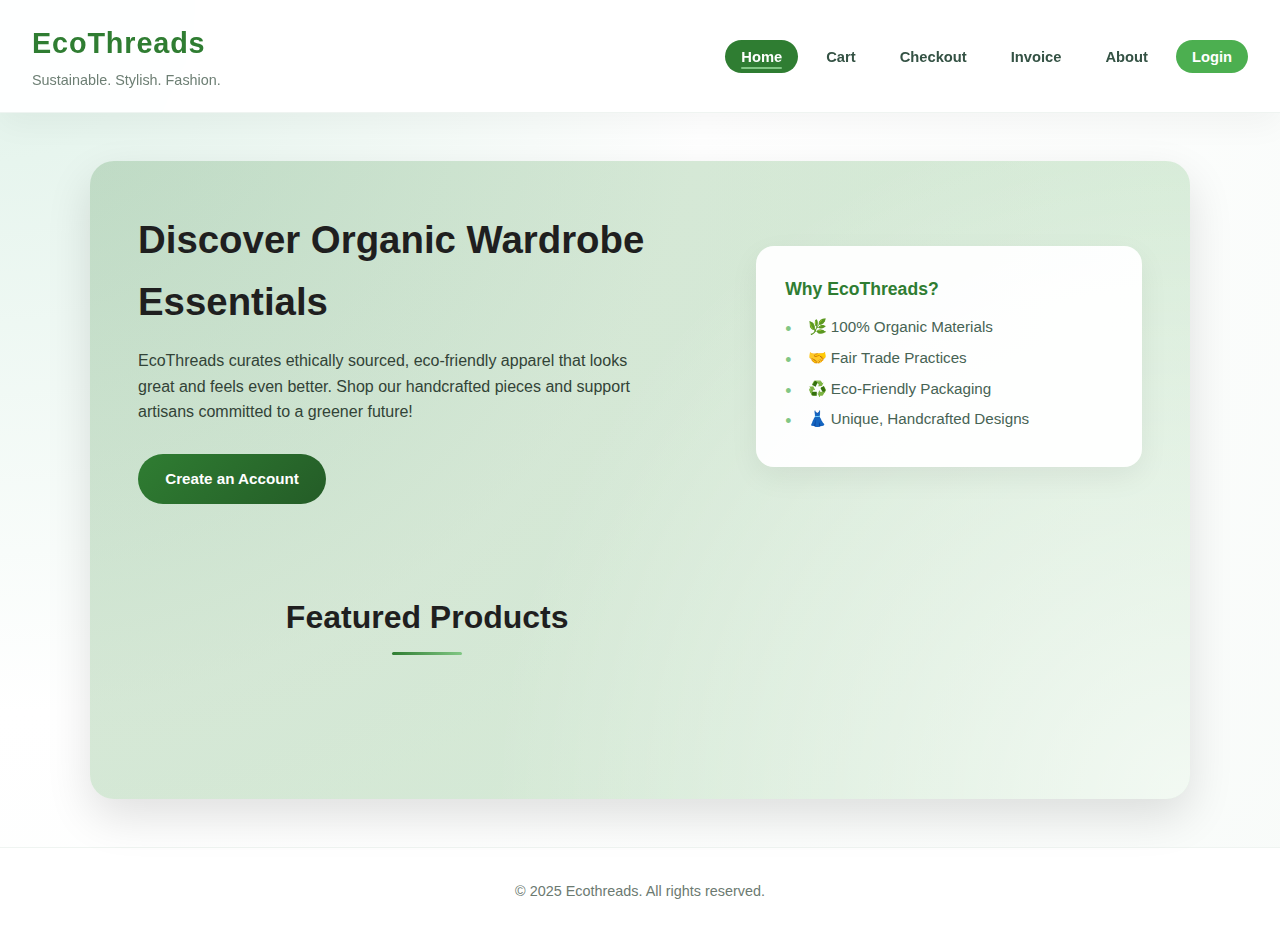
<file: index.html>
<!DOCTYPE html>
<head>
    <meta charset="UTF-8">
    <meta name="viewport" content="width=device-width, initial-scale=1.0">
    <title>EcoThreads</title>
    <link rel="stylesheet" href="styles.css">
</head>
<body>
    <header class="site-header">
        <div class="brand">
            <h1>EcoThreads</h1>
            <p class="tagline">Sustainable. Stylish. Fashion.</p>
        </div>
        <nav class="main-nav">
            <ul>
                <li><a href="index.html" class="active">Home</a></li>
                <li><a href="cart.html">Cart</a></li>
                <li><a href="checkout.html">Checkout</a></li>
                <li><a href="invoice.html">Invoice</a></li>
                <li><a href="about.html">About</a></li>
                <li><a href="login.html" class="cta">Login</a></li>
            </ul>
        </nav>
    </header>
    <main>
        <section class="hero">
            <div class="hero-text">
                <h2>Discover Organic Wardrobe Essentials</h2>
                <p>EcoThreads curates ethically sourced, eco-friendly apparel that looks great and feels even better. Shop our handcrafted pieces and support artisans committed to a greener future!</p>
                <a class="button" href="register.html">Create an Account</a>
            </div>
        <div class="hero-details">
            <h3>Why EcoThreads?</h3>
            <ul>
                <li>🌿 100% Organic Materials</li>
                <li>🤝 Fair Trade Practices</li>
                <li>♻️ Eco-Friendly Packaging</li>
                <li>👗 Unique, Handcrafted Designs</li>
            </ul>
        </div>

        <section class="product-grid">
             <h2 class="section-title">Featured Products</h2>
            <div class="grid" id="productGrid"></div>
        </section>

    </main>

    <footer class="site-footer">
        <p>&copy; 2025 Ecothreads. All rights reserved.</p>
    </footer>
         <script src="script.js"></script>
</body>
</html>
</file>
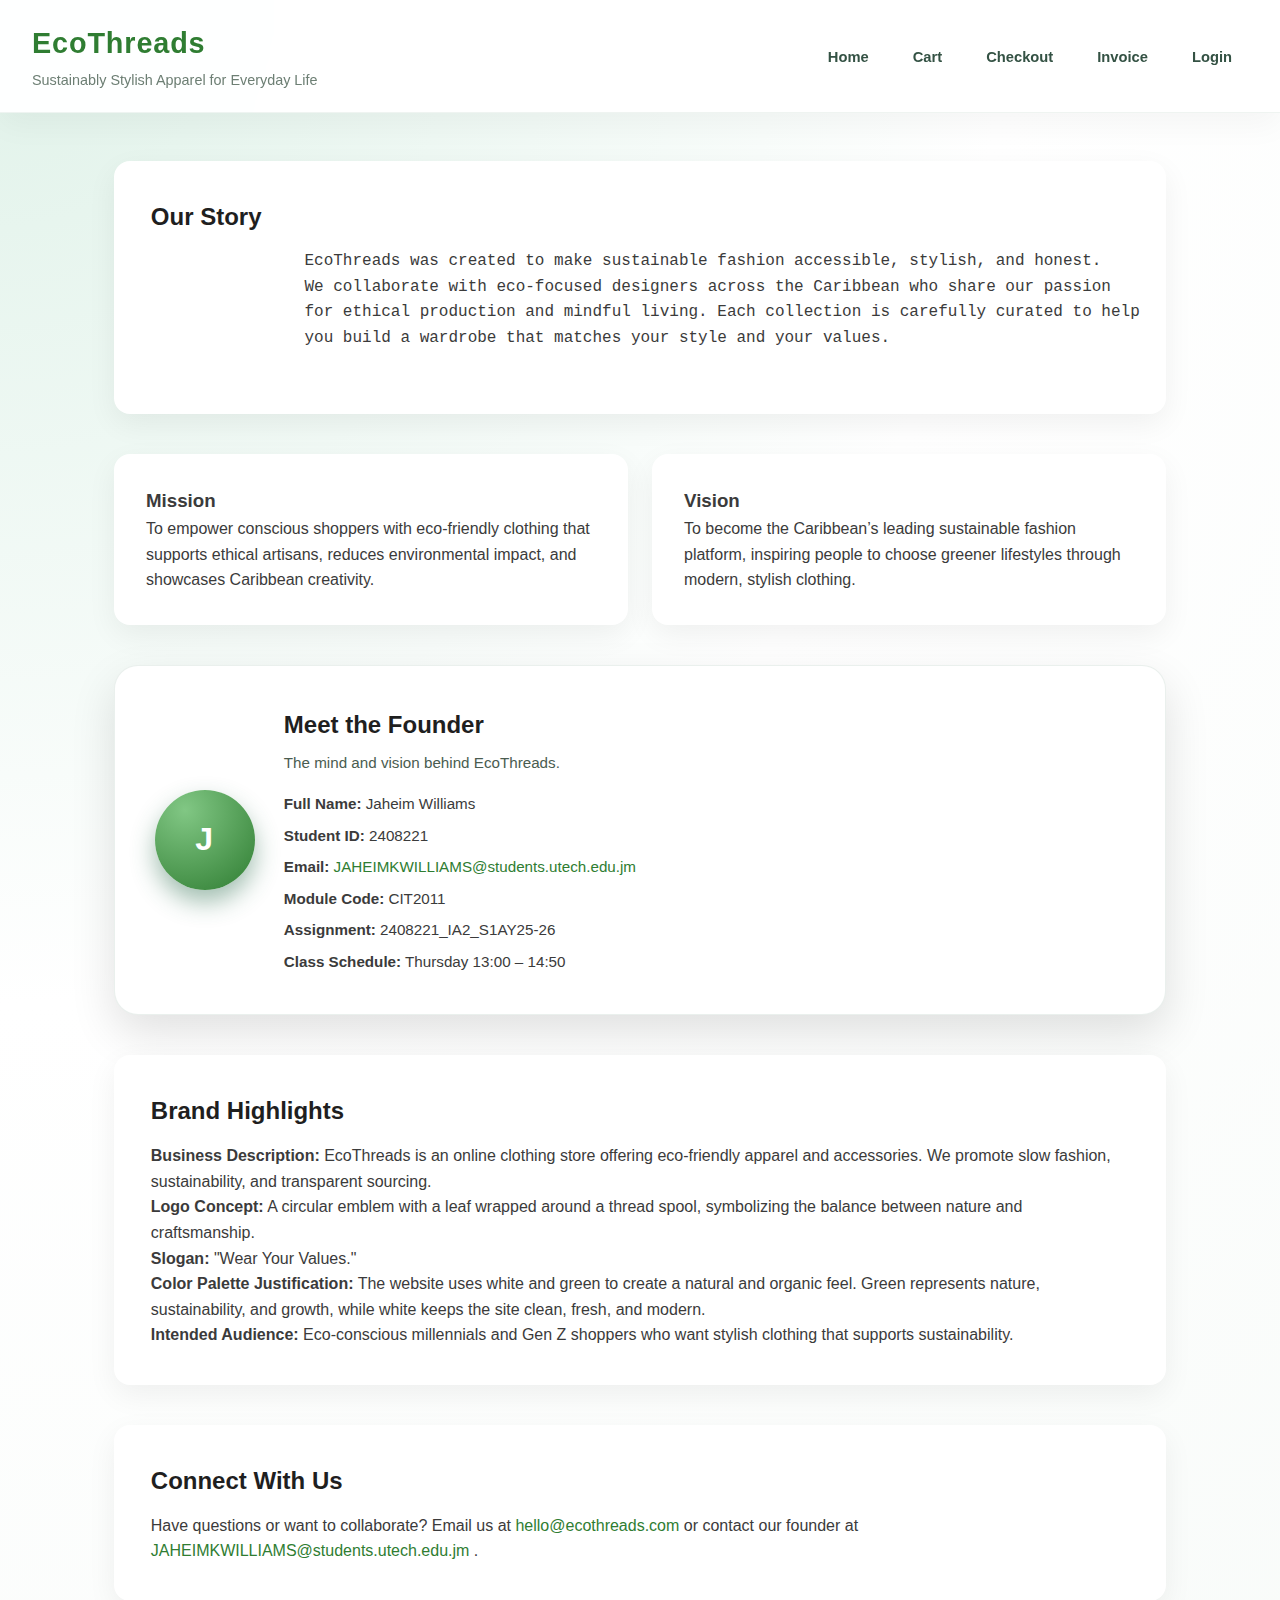
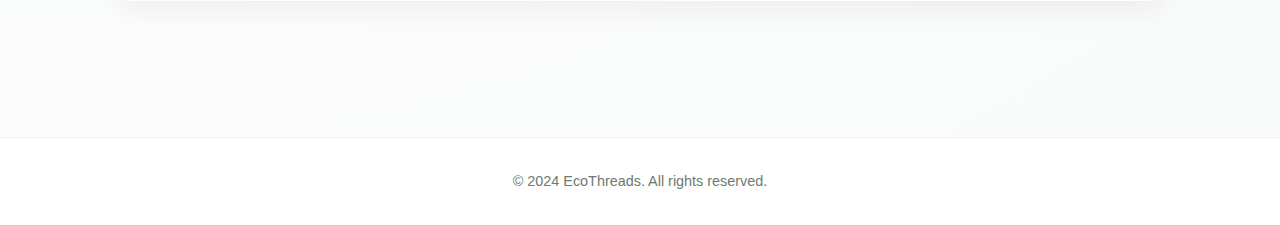
<file: about.html>
<!DOCTYPE html>
<html lang="en">
<head>
    <meta charset="UTF-8">
    <meta name="viewport" content="width=device-width, initial-scale=1.0">
    <title>About Us | EcoThreads</title>
    <link rel="stylesheet" href="styles.css">
</head>
<body>
    <header class="site-header">
        <div class="brand">
            <h1>EcoThreads</h1>
            <p class="tagline">Sustainably Stylish Apparel for Everyday Life</p>
        </div>

        <nav class="main-nav">
            <ul>
                <li><a href="index.html">Home</a></li>
                <li><a href="cart.html">Cart</a></li>
                <li><a href="checkout.html">Checkout</a></li>
                <li><a href="invoice.html">Invoice</a></li>
                <li><a href="login.html">Login</a></li>
            </ul>
        </nav>
    </header>

    <main class="content about-page">
        
        
        <section class="story">
            <h2>Our Story</h2>
            <pre>
                EcoThreads was created to make sustainable fashion accessible, stylish, and honest. 
                We collaborate with eco-focused designers across the Caribbean who share our passion 
                for ethical production and mindful living. Each collection is carefully curated to help 
                you build a wardrobe that matches your style and your values.
            </pre>
        </section>

        
        <section class="mission-vision">
            <div>
                <h3>Mission</h3>
                <p>
                    To empower conscious shoppers with eco-friendly clothing that supports ethical 
                    artisans, reduces environmental impact, and showcases Caribbean creativity.
                </p>
            </div>
            <div>
                <h3>Vision</h3>
                <p>
                    To become the Caribbean’s leading sustainable fashion platform, inspiring people 
                    to choose greener lifestyles through modern, stylish clothing.
                </p>
            </div>
        </section>

        
        <section class="identity">
            <div class="founder-card">
                <div class="founder-avatar">J</div>

                <div class="founder-info">
                    <h2>Meet the Founder</h2>
                    <p class="founder-tagline">The mind and vision behind EcoThreads.</p>

                    <ul class="details">
                        <li><strong>Full Name:</strong> Jaheim Williams</li>
                        <li><strong>Student ID:</strong> 2408221</li>
                        <li><strong>Email:</strong> 
                            <a href="mailto:JAHEIMKWILLIAMS@students.utech.edu.jm">
                                JAHEIMKWILLIAMS@students.utech.edu.jm
                            </a>
                        </li>
                        <li><strong>Module Code:</strong> CIT2011</li>
                        <li><strong>Assignment:</strong> 2408221_IA2_S1AY25-26</li>
                        <li><strong>Class Schedule:</strong> Thursday 13:00 – 14:50</li>
                    </ul>
                </div>
            </div>
        </section>

        
        <section class="brand-values">
            <h2>Brand Highlights</h2>
            <p><strong>Business Description:</strong> EcoThreads is an online clothing store offering eco-friendly apparel and accessories. We promote slow fashion, sustainability, and transparent sourcing.</p>
            <p><strong>Logo Concept:</strong> A circular emblem with a leaf wrapped around a thread spool, symbolizing the balance between nature and craftsmanship.</p>
            <p><strong>Slogan:</strong> "Wear Your Values."</p>
            <p><strong>Color Palette Justification:</strong> The website uses white and green to create a natural and organic feel. Green represents nature, sustainability, and growth, while white keeps the site clean, fresh, and modern.</p>
            <p><strong>Intended Audience:</strong> Eco-conscious millennials and Gen Z shoppers who want stylish clothing that supports sustainability.</p>
        </section>

        
        <section class="contact">
            <h2>Connect With Us</h2>
            <p>
                Have questions or want to collaborate?  
                Email us at 
                <a href="mailto:hello@ecothreads.com">hello@ecothreads.com</a>  
                or contact our founder at  
                <a href="mailto:JAHEIMKWILLIAMS@students.utech.edu.jm">
                    JAHEIMKWILLIAMS@students.utech.edu.jm
                </a>.
            </p>
        </section>

    </main>

    <footer class="site-footer">
        <p>&copy; 2024 EcoThreads. All rights reserved.</p>
    </footer>
         <script src="script.js"></script>

</body>
</html>
</file>
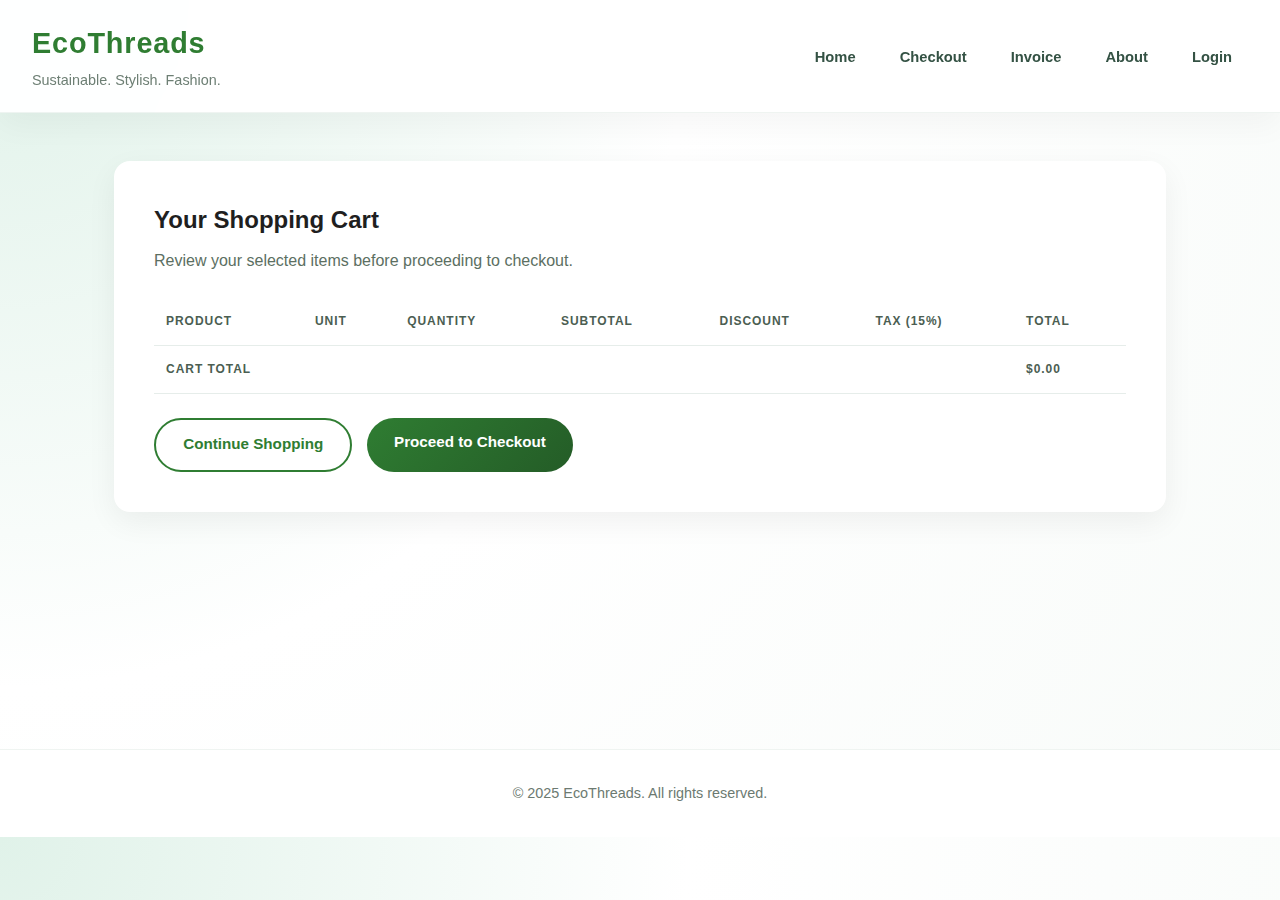
<file: cart.html>
<!DOCTYPE html>
<html lang="en">
<head>
    <meta charset="UTF-8">
    <meta name="viewport" content="width=device-width, initial-scale=1.0">
    <title>Cart | EcoThreads</title>
    <link rel="stylesheet" href="styles.css">
</head>
<body>

<header class="site-header">
    <div class="brand">
        <h1>EcoThreads</h1>
        <p class="tagline">Sustainable. Stylish. Fashion.</p>
    </div>

    <nav class="main-nav">
        <ul>
            <li><a href="index.html">Home</a></li>
            <li><a href="checkout.html">Checkout</a></li>
            <li><a href="invoice.html">Invoice</a></li>
            <li><a href="about.html">About</a></li>
            <li><a href="login.html">Login</a></li>
        </ul>
    </nav>
</header>

<main class="content">

    <section class="table-card">
        <h2>Your Shopping Cart</h2>
        <p>Review your selected items before proceeding to checkout.</p>

        <table class="cart-table">
            <thead>
                <tr>
                    <th>Product</th>
                    <th>Unit</th>
                    <th>Quantity</th>
                    <th>Subtotal</th>
                    <th>Discount</th>
                    <th>Tax (15%)</th>
                    <th>Total</th>
                </tr>
            </thead>

            <!-- JS inserts all rows here -->
            <tbody id="cart-body"></tbody>

            <tfoot>
                <tr>
                    <th colspan="6" class="text-right">Cart Total</th>
                    <th id="cart-total">$0.00</th>
                </tr>
            </tfoot>
        </table>

        <div class="form-actions">
            <a class="button ghost" href="index.html">Continue Shopping</a>
            <a class="button" href="checkout.html">Proceed to Checkout</a>
        </div>
    </section>

</main>

<footer class="site-footer">
    <p>&copy; 2025 EcoThreads. All rights reserved.</p>
</footer>
    <script src="script.js" defer></script>

</body>
</html>
</file>
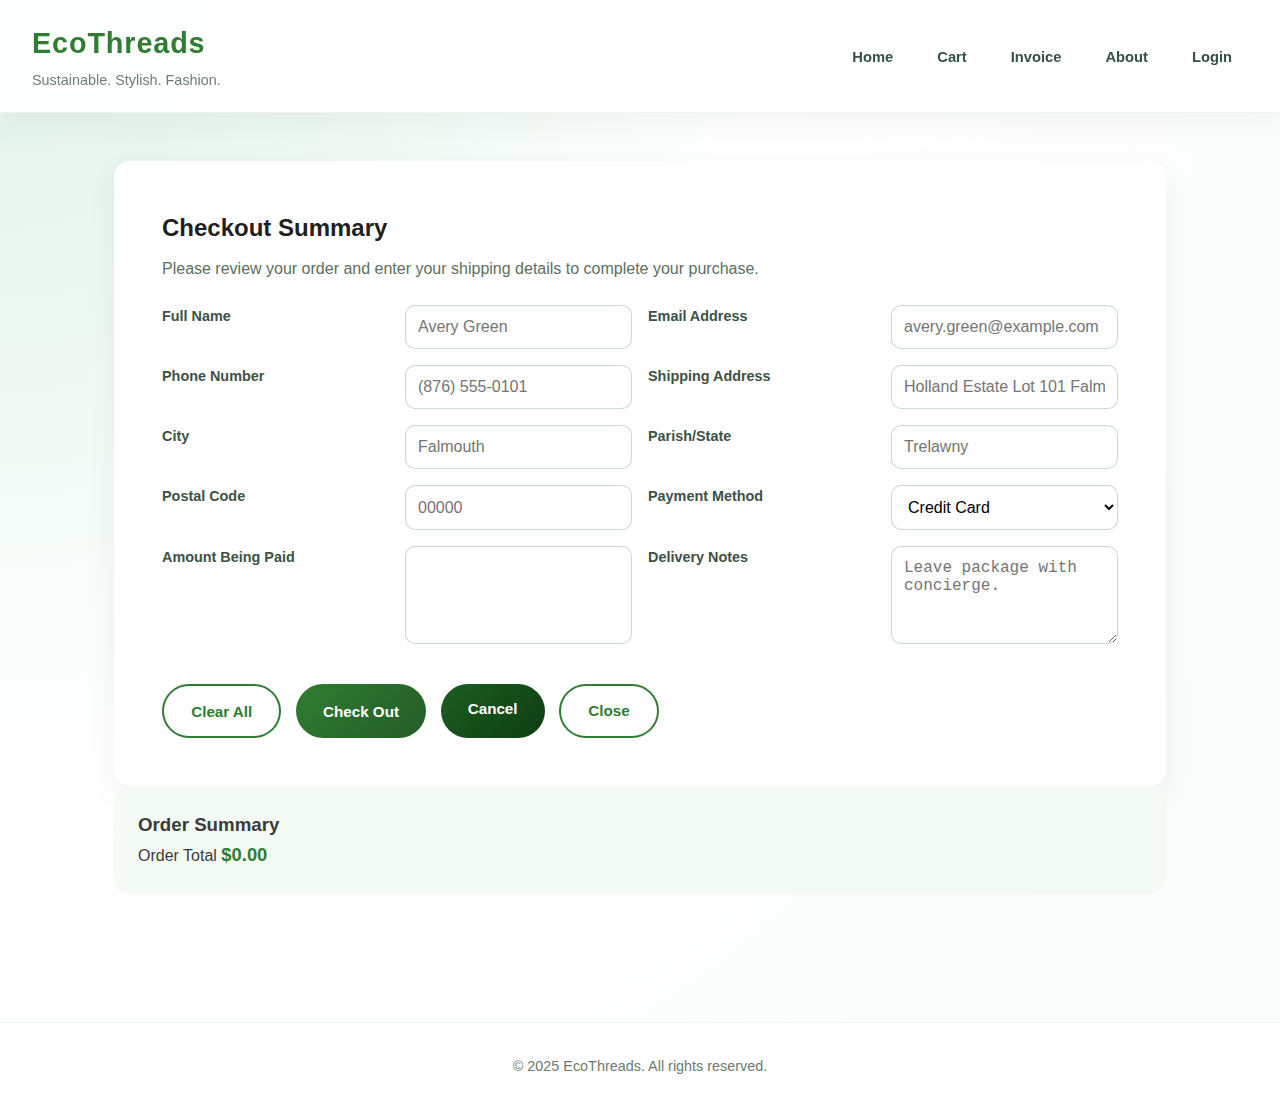
<file: checkout.html>
<!DOCTYPE html>
<html lang="en">
<head>
    <meta charset="UTF-8">
    <meta name="viewport" content="width=device-width, initial-scale=1.0">
    <title>Checkout | EcoThreads</title>
    <link rel="stylesheet" href="styles.css">
    <script src="script.js" defer></script>
</head>
<body>

<header class="site-header">
    <div class="brand">
        <h1>EcoThreads</h1>
        <p class="tagline">Sustainable. Stylish. Fashion.</p>
    </div>

    <nav class="main-nav">
        <ul>
            <li><a href="index.html">Home</a></li>
            <li><a href="cart.html">Cart</a></li>
            <li><a href="invoice.html">Invoice</a></li>
            <li><a href="about.html">About</a></li>
            <li><a href="login.html">Login</a></li>
        </ul>
    </nav>
</header>

<main class="form-page">

    <!-- This wrapper creates the 2-column layout -->
    <div class="checkout-layout">

        <!-- LEFT SIDE – CHECKOUT FORM -->
        <section class="form-card wide">
            <h2>Checkout Summary</h2>
            <p>Please review your order and enter your shipping details to complete your purchase.</p>

            <form class="form-grid two-column">
                <label for="full-name">Full Name</label>
                <input type="text" id="full-name" placeholder="Avery Green" required>

                <label for="email">Email Address</label>
                <input type="email" id="email" placeholder="avery.green@example.com" required>

                <label for="phone">Phone Number</label>
                <input type="tel" id="phone" placeholder="(876) 555-0101" required>

                <label for="address">Shipping Address</label>
                <input type="text" id="address" placeholder="Holland Estate Lot 101 Falmouth Trelawny" required>

                <label for="city">City</label>
                <input type="text" id="city" placeholder="Falmouth" required>

                <label for="parish">Parish/State</label>
                <input type="text" id="parish" placeholder="Trelawny" required>

                <label for="postal">Postal Code</label>
                <input type="text" id="postal" placeholder="00000">

                <label for="payment-method">Payment Method</label>
                <select id="payment-method">
                    <option value="credit-card">Credit Card</option>
                    <option value="debit-card">Debit Card</option>
                    <option value="paypal">PayPal</option>
                    <option value="bank-transfer">Bank Transfer</option>
                </select>

                <label for="amount">Amount Being Paid</label>
                <input type="number" id="amount" min="0" step="0.01" required>

                <label for="notes">Delivery Notes</label>
                <textarea id="notes" rows="4" placeholder="Leave package with concierge."></textarea>

                <div class="form-actions full-width">
                    <button type="reset" class="button ghost">Clear All</button>
                    <button type="submit" class="button">Check Out</button>
                    <a class="button danger" href="cart.html">Cancel</a>
                    <a class="button ghost" href="index.html">Close</a>
                </div>
            </form>
        </section>

        <!-- RIGHT SIDE – ORDER SUMMARY (dynamic from JS) -->
        <aside class="checkout-summary-panel">
            <div class="summary">
                <h3>Order Summary</h3>

                <!-- JS will populate this list from the cart -->
                <ul id="checkout-summary-list">
                    <!-- Example (JS):
                         <li><span>Bamboo Relaxed Tee (x2)</span><span>$64.00</span></li>
                    -->
                </ul>

                <!-- Final total line -->
                <div class="summary-total-row">
                    <span>Order Total</span>
                    <span class="total">$0.00</span>
                </div>
            </div>
        </aside>

    </div>

</main>

<footer class="site-footer">
    <p>&copy; 2025 EcoThreads. All rights reserved.</p>
</footer>

</body>
</html>
</file>
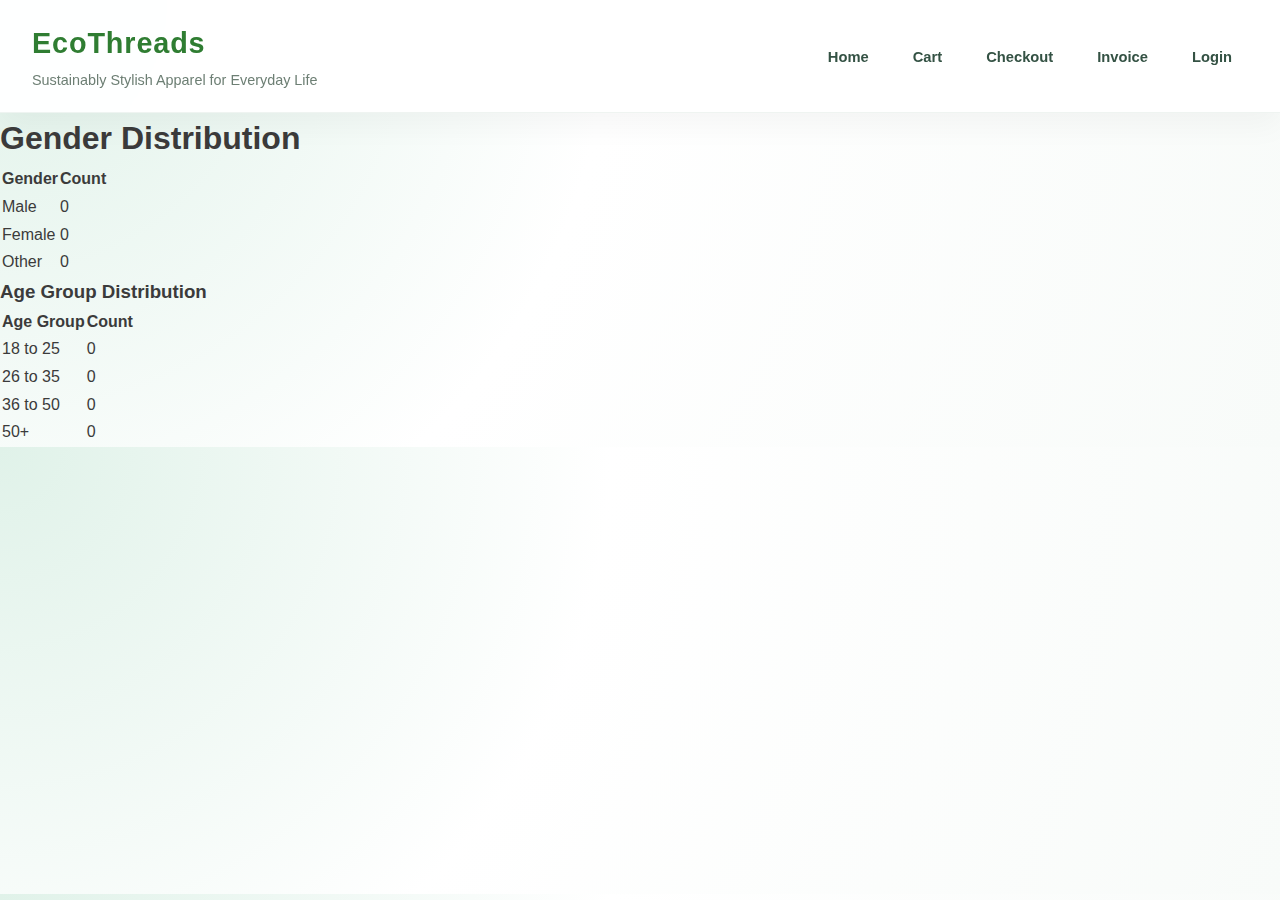
<file: frequency.html>
<!DOCTYPE html>
<html lang="en">
<head>
    <meta charset="UTF-8">
    <meta name="viewport" content="width=device-width, initial-scale=1.0">
    <title>About Us | EcoThreads</title>
    <link rel="stylesheet" href="styles.css">
</head>
<body>
    <header class="site-header">
        <div class="brand">
            <h1>EcoThreads</h1>
            <p class="tagline">Sustainably Stylish Apparel for Everyday Life</p>
        </div>

        <nav class="main-nav">
            <ul>
                <li><a href="index.html">Home</a></li>
                <li><a href="cart.html">Cart</a></li>
                <li><a href="checkout.html">Checkout</a></li>
                <li><a href="invoice.html">Invoice</a></li>
                <li><a href="login.html">Login</a></li>
            </ul>
        </nav>
    </header>
    <h1>Gender Distribution</h1>
<table>
    <tr><th>Gender</th> <th>  Count</th></tr>
    <tr><td>Male</td><td id="Male">0</td></tr>
    <tr><td>Female</td><td id="Female">0</td></tr>
    <tr><td>Other</td><td id="Other">0</td></tr>
</table>

<h3>Age Group Distribution</h3>
<table>
    <tr><th>Age Group</th><th>  Count</th></tr>
    <tr><td>18 to 25</td><td id="18-25">0</td></tr>
    <tr><td>26 to 35</td><td id="26-35">0</td></tr>
    <tr><td>36 to 50</td><td id="36-50">0</td></tr>
    <tr><td>50+</td><td id="50+">0</td></tr>
</table>
</file>
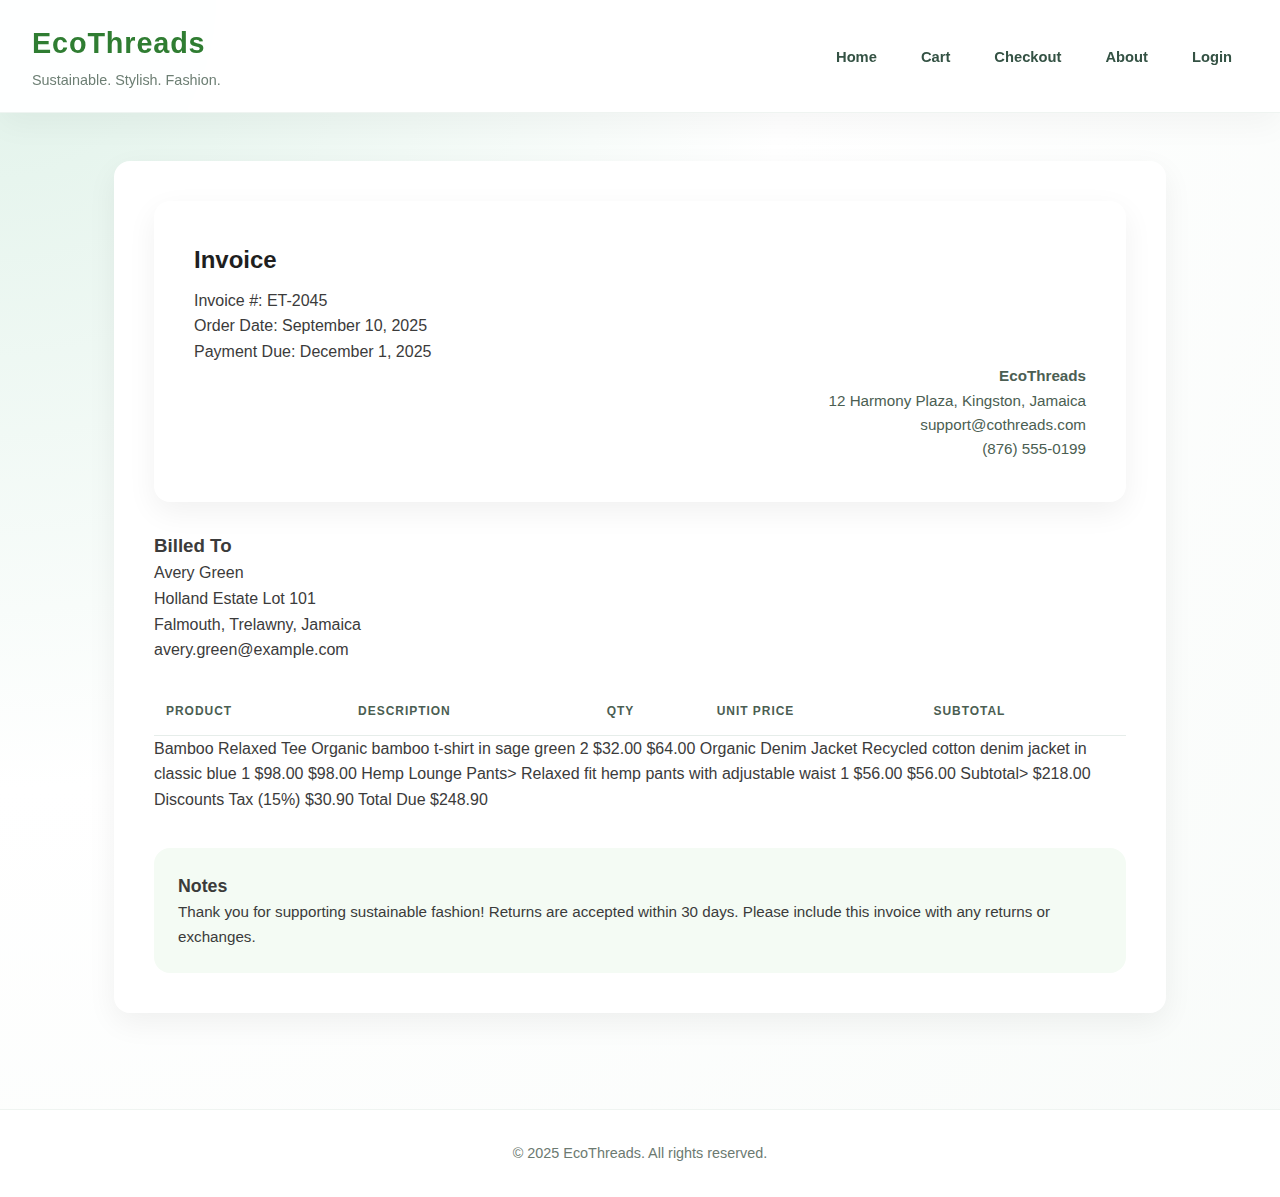
<file: invoice.html>
<!DOCTYPE html>
<html lang="en">
<head>
    <meta charset="UTF-8">
    <meta name="viewport" content="width=device-width, initial-scale=1.0">
    <title>Invoice | EcoThreads</title>
    <link rel="stylesheet" href="styles.css">
</head>
<body>
    <header class="site-header">
        <div class="brand">
            <h1>EcoThreads</h1>
            <p class="tagline">Sustainable. Stylish. Fashion.</p>
        </div>
        <nav class="main-nav">
            <ul>
                <li><a href="index.html">Home</a></li>
                <li><a href="cart.html">Cart</a></li>
                <li><a href="checkout.html">Checkout</a></li>
                <li><a href="about.html">About</a></li>
                <li><a href="login.html">Login</a></li>
            </ul>
        </nav>
    </header>

    <main class="content">
        <section class="invoice-card">
            <div class="invoice-card">
                <div>
                <h2>Invoice</h2>
                <p>Invoice #: ET-2045</p>
                <p>Order Date: September 10, 2025</p>
                <p>Payment Due: December  1, 2025</p>
            </div>
            <div class="invoice-company">
                <p><strong>EcoThreads</strong></p>
                <p>12 Harmony Plaza, Kingston, Jamaica</p>
                <p>support@cothreads.com</p>
                <p>(876) 555-0199</p>
            </div>
            </div>
            <div class="invoice-section"></div>
            <h3>Billed To</h3>
            <p>Avery Green</p>
            <p>Holland Estate Lot 101</p>
            <p>Falmouth, Trelawny, Jamaica</p>
            <p>avery.green@example.com</p>
        </div>
        <table class="invoice-table">
            <thead>
                <tr>
                    <th>Product</th>
                    <th>description</th>
                    <th>Qty</th>
                    <th>Unit Price</th>                    
                    <th>Subtotal</th>
                </tr>
            </thead>
        </table>
        <tbody>
            <tr>
                <td>Bamboo Relaxed Tee</td>
                <td>Organic bamboo t-shirt in sage green</td>
                <td>2</td>
                <td>$32.00</td>
                <td>$64.00</td>
            </tr>
            <tr>
                <td>Organic Denim Jacket</td>
                <td>Recycled cotton denim jacket in classic blue</td>
                <td>1</td>
                <td>$98.00</td>
                <td>$98.00</td>
            </tr>
            <tr>
                <td>Hemp Lounge Pants></td>
                <td>Relaxed fit hemp pants with adjustable waist</td>
                <td>1</td>
                <td>$56.00</td>
                <td>$56.00</td>
            </tr>
            </tbody>
            <tfoot>
                <tr>
                    <th colspan="4" class"text-right">Subtotal</th>>
                    <th>$218.00</th>
                </tr>
                <tr>
                    <th colspan="4" class="text-right">Discounts</th>
                </tr>
                <tr>
                    <th colspan="4" class="text-right">Tax (15%)</th>
                    <th>$30.90</th>
                </tr>
                <tr>
                    <th colspan="4" class="text-right">Total Due</th>
                    <th>$248.90</th>
                </tr>
            </tfoot>
        </table>

        <div class="invoice-notes">
            <h3>Notes</h3>
            <p>Thank you for supporting sustainable fashion! Returns are accepted within 30 days. Please include this invoice with any returns or exchanges.</p>
        </div>
    </section>
   </main>
    <footer class="site-footer">
        <p>&copy; 2025 EcoThreads. All rights reserved.</p>
    </footer>
             <script src="script.js"></script>

</body>
</html>
</file>
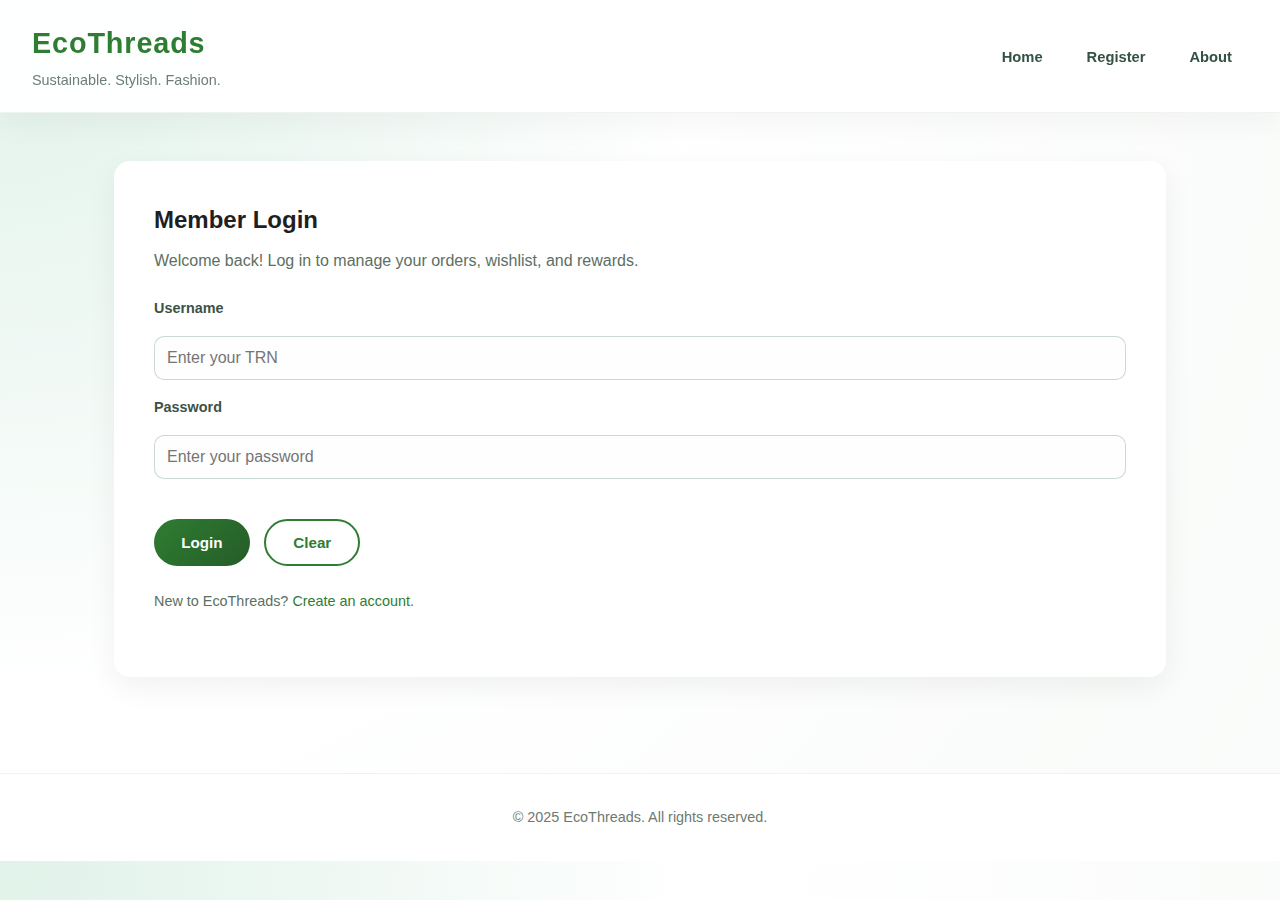
<file: login.html>
<!DOCTYPE html>
<html lang="en">
<head>
    <meta charset="UTF-8">
    <meta name="viewport" content="width=device-width, initial-scale=1.0">
    <title>Login | EcoThreads</title>
    <link rel="stylesheet" href="styles.css">
    <script src="script.js" defer></script>
</head>
<body>

<header class="site-header">
    <div class="brand">
        <h1>EcoThreads</h1>
        <p class="tagline">Sustainable. Stylish. Fashion.</p>
    </div>

    <nav class="main-nav">
        <ul>
            <li><a href="index.html">Home</a></li>
            <li><a href="register.html">Register</a></li>
            <li><a href="about.html">About</a></li>
        </ul>
    </nav>
</header>

<main class="form-page">

    <section class="form-card">
        <h2>Member Login</h2>
        <p>Welcome back! Log in to manage your orders, wishlist, and rewards.</p>

        <!-- This form is validated in script.js (setupLoginForm) -->
        <form class="form-grid">
            <label for="username">Username</label>
                <input type="text" id="trn" placeholder="Enter your TRN" required>
            


            <label for="password">Password</label>
            <input type="password" id="password" placeholder="Enter your password" required>

            <div class="form-actions">
                <button type="submit" class="button">Login</button>
                <button type="reset" class="button ghost">Clear</button>
            </div>
        </form>

        <p class="form-footer">
            New to EcoThreads?
            <a href="register.html">Create an account</a>.
        </p>
    </section>

</main>

<footer class="site-footer">
    <p>&copy; 2025 EcoThreads. All rights reserved.</p>
</footer>
             <script src="script.js"></script>

</body>
</html>
</file>
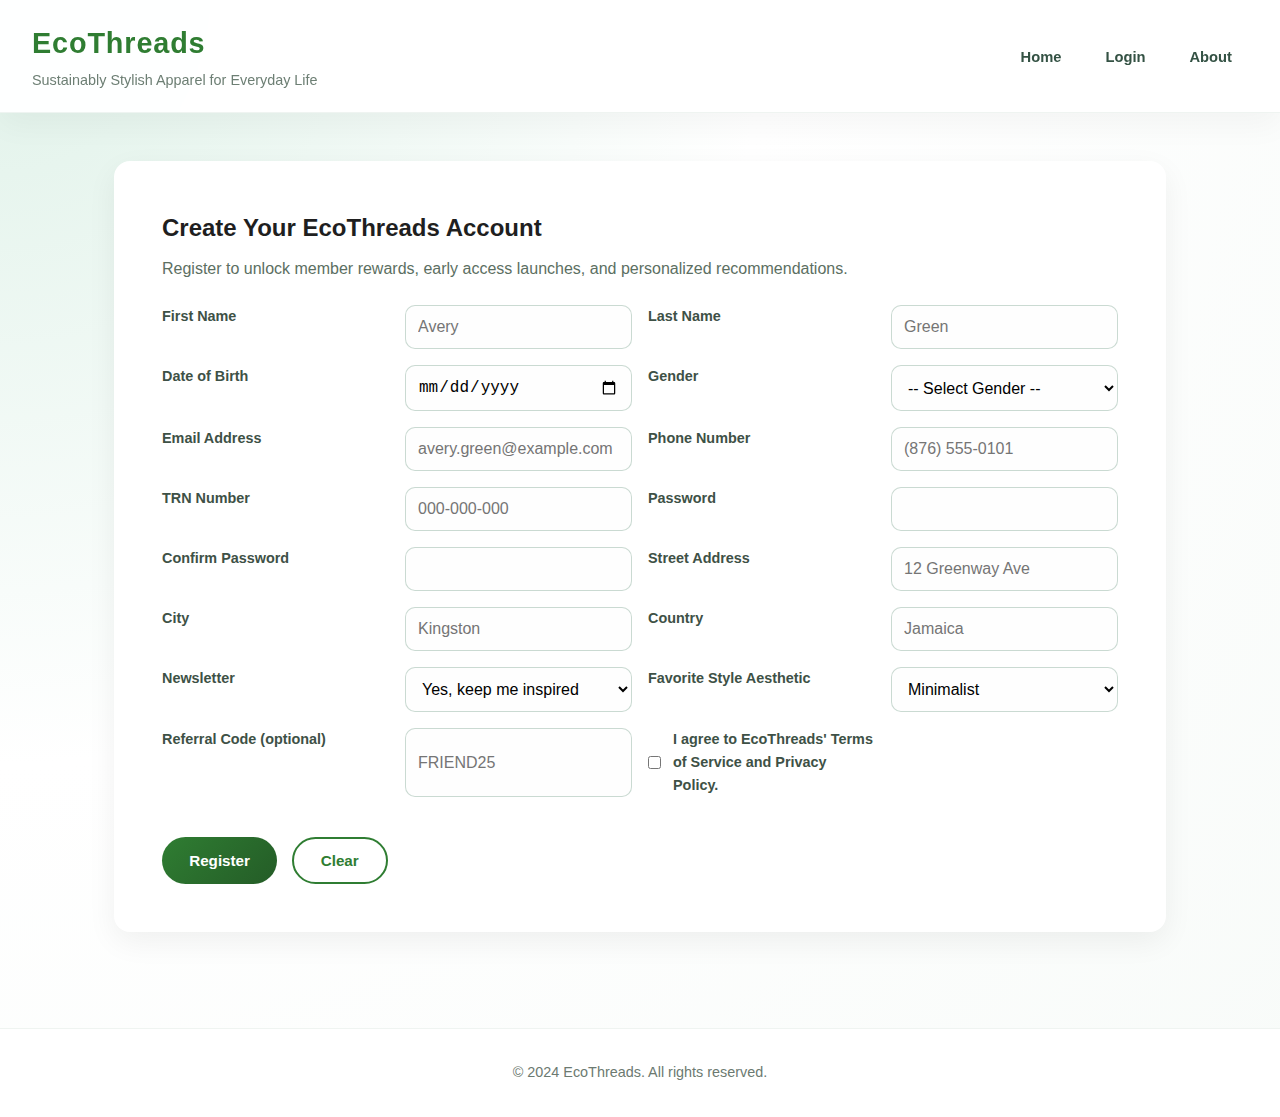
<file: register.html>
<!DOCTYPE html>
<html lang="en">
<head>
    <meta charset="UTF-8">
    <meta name="viewport" content="width=device-width, initial-scale=1.0">
    <title>Register | EcoThreads</title>
    <link rel="stylesheet" href="styles.css">
</head>
<body>
    <header class="site-header">
        <div class="brand">
            <h1>EcoThreads</h1>
            <p class="tagline">Sustainably Stylish Apparel for Everyday Life</p>
        </div>
        <nav class="main-nav">
            <ul>
                <li><a href="index.html">Home</a></li>
                <li><a href="login.html">Login</a></li>
                <li><a href="about.html">About</a></li>
            </ul>
        </nav>
    </header>

<main class="form-page">
        <section class="form-card wide">
            <h2>Create Your EcoThreads Account</h2>
            <p>Register to unlock member rewards, early access launches, and personalized recommendations.</p>

            <form class="form-grid two-column">
                <label for="first-name">First Name</label>
                <input type="text" id="first-name" placeholder="Avery" required>

                <label for="last-name">Last Name</label>
                <input type="text" id="last-name" placeholder="Green" required>

                <label for="dob">Date of Birth</label>
                <input type="date" id="dob" required>

                <label for="gender">Gender</label>
                <select id="gender" name="gender" required>
                    <option value="">-- Select Gender --</option>
                    <option value="Male">Male</option>
                    <option value="Female">Female</option>
                    <option value="Other">Other</option>
                </select>

                

                <label for="email">Email Address</label>
                <input type="email" id="email" placeholder="avery.green@example.com" required>

                <label for="phone">Phone Number</label>
                <input type="tel" id="phone" placeholder="(876) 555-0101">

                <label for="username">TRN Number</label>
                <input type="text" id="trn" placeholder="000-000-000" required>

                <label for="password">Password</label>
                <input type="password" id="password" required>

                <label for="confirm-password">Confirm Password</label>
                <input type="password" id="confirm-password" required>

                <label for="address">Street Address</label>
                <input type="text" id="address" placeholder="12 Greenway Ave" required>

                <label for="city">City</label>
                <input type="text" id="city" placeholder="Kingston" required>

                <label for="country">Country</label>
                <input type="text" id="country" placeholder="Jamaica" required>

                
    
    <label for="newsletter">Newsletter</label>
                <select id="newsletter">
                    <option value="yes">Yes, keep me inspired</option>
                    <option value="no">No, thanks</option>
                </select>

                <label for="style">Favorite Style Aesthetic</label>
                <select id="style">
                    <option value="minimalist">Minimalist</option>
                    <option value="bohemian">Bohemian</option>
                    <option value="athleisure">Athleisure</option>
                    <option value="classic">Classic</option>
                </select>

                <label for="referral">Referral Code (optional)</label>
                <input type="text" id="referral" placeholder="FRIEND25">

                <label for="terms" class="checkbox">
                    <input type="checkbox" id="terms" required>
                    I agree to EcoThreads' Terms of Service and Privacy Policy.
                </label>

                <div class="form-actions full-width">
                    <button class="button">Register</button>
                    <button type="reset" class="button ghost">Clear</button>
                </div>
            
        </section>
    </main>

    <footer class="site-footer">
        <p>&copy; 2024 EcoThreads. All rights reserved.</p>
    </footer>
             <script src="script.js"></script>

               
</body>
</html>
</file>
<file: styles.css>
:root {
    --color-primary: #2f7d32;           /* main green */
    --color-primary-light: #81c784;     /* light green */
    --color-accent: #4caf50;            /* accent green */
    --color-dark: #1f1f1f;              /* neutral dark for text */
    --color-muted: #f4fbf4;             /* very light green/white */
    --color-text: #3b3b3b;              /* neutral text */
    --border-radius: 16px;
    --shadow-soft: 0 10px 30px rgba(0, 0, 0, 0.06);
    --shadow-strong: 0 18px 45px rgba(0, 0, 0, 0.12);
    --max-width: 1100px;
    font-size: 16px;
}

*,
*::before,
*::after {
    box-sizing: border-box;
    margin: 0;
    padding: 0;
}

body {
    font-family: "Segoe UI", Tahoma, Geneva, Verdana, sans-serif;
    color: var(--color-text);
    background: radial-gradient(
        circle at top left,
        #e0f2e9 0,
        #ffffff 45%,
        #f8fbf9 100%
    );
    line-height: 1.6;
}

/* -------------------- GLOBAL ELEMENTS -------------------- */

a {
    color: var(--color-primary);
    text-decoration: none;
    transition: color 0.2s ease;
}

a:hover {
    color: var(--color-primary-light);
    text-decoration: underline;
}

main {
    min-height: 60vh;
}

/* -------------------- HEADER & NAV -------------------- */

.site-header {
    background-color: rgba(255, 255, 255, 0.96);
    backdrop-filter: blur(10px);
    border-bottom: 1px solid rgba(47, 111, 79, 0.08);
    box-shadow: 0 12px 30px rgba(0, 0, 0, 0.04);
    padding: 1.25rem 2rem;
    display: flex;
    flex-wrap: wrap;
    align-items: center;
    justify-content: space-between;
    position: sticky;
    top: 0;
    z-index: 20;
}

.brand h1 {
    font-size: 1.8rem;
    font-weight: 700;
    color: var(--color-primary);
    letter-spacing: 0.03em;
}

.brand .tagline {
    font-size: 0.9rem;
    color: #6d7f74;
    margin-top: 0.2rem;
}

.main-nav ul {
    list-style: none;
    display: flex;
    gap: 0.75rem;
    align-items: center;
    flex-wrap: wrap;
}

.main-nav a {
    padding: 0.55rem 1rem;
    border-radius: 999px;
    font-weight: 600;
    font-size: 0.92rem;
    color: #345244;
    position: relative;
    transition: background-color 0.25s ease,
        color 0.25s ease,
        transform 0.15s ease;
}

.main-nav a::after {
    content: "";
    position: absolute;
    left: 1rem;
    right: 1rem;
    bottom: 0.25rem;
    height: 2px;
    border-radius: 999px;
    background-color: var(--color-primary-light);
    transform: scaleX(0);
    transform-origin: center;
    transition: transform 0.25s ease;
}

.main-nav a:hover,
.main-nav a.active {
    background-color: var(--color-primary);
    color: #ffffff;
    transform: translateY(-1px);
}

.main-nav a:hover::after,
.main-nav a.active::after {
    transform: scaleX(1);
}

.main-nav a.cta {
    background-color: var(--color-accent);
    color: #ffffff;
}

.main-nav a.cta:hover {
    background-color: var(--color-primary);
    color: #ffffff;
}

/* -------------------- BUTTONS -------------------- */

.button {
    display: inline-block;
    padding: 0.8rem 1.7rem;
    border-radius: 999px;
    background: linear-gradient(
        135deg,
        var(--color-primary),
        #245c27
    );
    color: #ffffff;
    font-weight: 600;
    font-size: 0.95rem;
    text-align: center;
    transition: transform 0.18s ease,
        box-shadow 0.18s ease,
        background 0.25s ease;
    border: none;
    cursor: pointer;
    white-space: nowrap;
}

.button:hover {
    transform: translateY(-2px);
    box-shadow: 0 14px 22px rgba(47, 111, 79, 0.22);
    background: linear-gradient(
        135deg,
        #245c27,
        var(--color-primary)
    );
}

.button.ghost {
    background: transparent;
    color: var(--color-primary);
    border: 2px solid var(--color-primary);
    box-shadow: none;
}

.button.ghost:hover {
    background-color: var(--color-primary);
    color: #ffffff;
}

/* "Danger" now just a stronger green action (no red) */
.button.danger {
    background: linear-gradient(
        135deg,
        #1b5e20,
        #0f3d13
    );
}

.button.danger:hover {
    box-shadow: 0 14px 24px rgba(11, 57, 16, 0.35);
}

/* -------------------- PAGE WRAPPERS -------------------- */

.content,
.form-page {
    max-width: var(--max-width);
    margin: 3rem auto;
    padding: 0 1.5rem 3rem;
}

/* -------------------- HERO (HOME) -------------------- */

.hero {
    max-width: var(--max-width);
    margin: 3rem auto;
    padding: 3rem;
    display: grid;
    gap: 2.5rem;
    grid-template-columns: minmax(0, 1.5fr) minmax(0, 1fr);
    background: radial-gradient(
        circle at top left,
        rgba(47, 125, 50, 0.22),
        rgba(129, 199, 132, 0.3)
    );
    border-radius: 24px;
    box-shadow: var(--shadow-strong);
    position: relative;
    overflow: hidden;
}

.hero::before {
    content: "";
    position: absolute;
    inset: 0;
    background: radial-gradient(
        circle at bottom right,
        rgba(255, 255, 255, 0.7),
        transparent 55%
    );
    pointer-events: none;
}

.hero-text,
.hero-details {
    position: relative;
    z-index: 1;
}

.hero-text h2 {
    font-size: 2.4rem;
    margin-bottom: 1rem;
    color: var(--color-dark);
}

.hero-text p {
    margin-bottom: 1.8rem;
    max-width: 32rem;
    color: #324337;
}

.hero-details {
    align-self: center;
    padding: 1.8rem;
    background-color: rgba(255, 255, 255, 0.95);
    border-radius: 18px;
    box-shadow: var(--shadow-soft);
}

.hero-details h3 {
    margin-bottom: 0.75rem;
    color: var(--color-primary);
    font-size: 1.1rem;
}

.hero-details ul {
    list-style: none;
}

.hero-details li {
    padding-left: 1.4rem;
    position: relative;
    margin-bottom: 0.4rem;
    color: #476354;
    font-size: 0.95rem;
}

.hero-details li::before {
    content: "•";
    position: absolute;
    left: 0;
    color: var(--color-primary-light);
    font-size: 1.1rem;
}

/* -------------------- SECTION TITLES -------------------- */

.section-title {
    text-align: center;
    margin: 3rem 0 2rem;
    font-size: 2rem;
    color: var(--color-dark);
    position: relative;
}

.section-title::after {
    content: "";
    display: block;
    width: 70px;
    height: 3px;
    border-radius: 999px;
    background: linear-gradient(
        90deg,
        var(--color-primary),
        var(--color-primary-light)
    );
    margin: 0.6rem auto 0;
}

/* -------------------- PRODUCT GRID -------------------- */

.product-grid {
    max-width: var(--max-width);
    margin: 0 auto 4rem;
    padding: 0 1.5rem;
}

.grid {
    display: grid;
    gap: 1.7rem;
    grid-template-columns: repeat(
        auto-fit,
        minmax(240px, 1fr)
    );
}

.product-card {
    background-color: #ffffff;
    border-radius: var(--border-radius);
    box-shadow: var(--shadow-soft);
    padding: 1.9rem;
    text-align: left;
    transition: transform 0.18s ease,
        box-shadow 0.18s ease;
    border: 1px solid rgba(47, 111, 79, 0.06);
}

.product-card:hover {
    transform: translateY(-4px);
    box-shadow: var(--shadow-strong);
}

.product-card h3 {
    margin-bottom: 0.5rem;
    color: var(--color-primary);
    font-size: 1.2rem;
}

.product-card .price {
    font-weight: 700;
    font-size: 1.15rem;
    margin-bottom: 0.7rem;
    color: #245c27;
}

.product-card .description {
    margin-bottom: 1.2rem;
    color: #5c6f62;
    font-size: 0.95rem;
}

/* -------------------- VALUES -------------------- */

.values {
    background-color: var(--color-muted);
    padding: 4rem 1.5rem;
}

.values-grid {
    max-width: var(--max-width);
    margin: 0 auto;
    display: grid;
    gap: 1.6rem;
    grid-template-columns: repeat(
        auto-fit,
        minmax(220px, 1fr)
    );
}

.value-item {
    background-color: #ffffff;
    padding: 2rem;
    border-radius: var(--border-radius);
    box-shadow: var(--shadow-soft);
}

.value-item h3 {
    margin-bottom: 0.5rem;
    color: var(--color-primary);
}

/* -------------------- TABLE / CARD LAYOUT (CART & INVOICE) -------------------- */

.table-card,
.invoice-card {
    background-color: #ffffff;
    border-radius: var(--border-radius);
    box-shadow: var(--shadow-soft);
    padding: 2.5rem;
}

.table-card h2,
.invoice-card h2 {
    font-size: 1.5rem;
    margin-bottom: 0.5rem;
    color: var(--color-dark);
}

.table-card p {
    color: #5c6f62;
}

/* Tables */

.cart-table,
.invoice-table {
    width: 100%;
    border-collapse: collapse;
    margin-top: 1.6rem;
    font-size: 0.95rem;
}

.cart-table th,
.cart-table td,
.invoice-table th,
.invoice-table td {
    padding: 0.85rem 0.75rem;
    border-bottom: 1px solid rgba(47, 111, 79, 0.12);
    text-align: left;
}

.cart-table th,
.invoice-table th {
    text-transform: uppercase;
    font-size: 0.75rem;
    letter-spacing: 0.08em;
    color: #4b5e52;
}

.cart-table tbody tr:hover,
.invoice-table tbody tr:hover {
    background-color: rgba(129, 199, 132, 0.12);
}

.text-right {
    text-align: right;
}

.total {
    font-weight: 700;
    color: var(--color-primary);
}

/* Invoice layout details */

.invoice-header {
    display: flex;
    flex-wrap: wrap;
    justify-content: space-between;
    gap: 2rem;
    margin-bottom: 1.5rem;
}

.invoice-company {
    text-align: right;
    font-size: 0.95rem;
    color: #4b5e52;
}

.invoice-section {
    margin-top: 1.8rem;
}

.invoice-notes {
    margin-top: 2.2rem;
    background-color: var(--color-muted);
    padding: 1.5rem;
    border-radius: var(--border-radius);
    font-size: 0.95rem;
}

/* -------------------- FORMS (LOGIN, REGISTER, CHECKOUT) -------------------- */

.form-card {
    background-color: #ffffff;
    border-radius: var(--border-radius);
    box-shadow: var(--shadow-soft);
    padding: 2.5rem;
}

.form-card.wide {
    padding: 3rem;
}

.form-card h2 {
    margin-bottom: 0.5rem;
    color: var(--color-dark);
}

.form-card p {
    margin-bottom: 1.5rem;
    color: #5c6f62;
}

.form-grid {
    display: grid;
    gap: 1rem;
}

.form-grid.two-column {
    grid-template-columns: repeat(
        auto-fit,
        minmax(220px, 1fr)
    );
}

.form-grid label {
    font-weight: 600;
    color: #3e5146;
    font-size: 0.9rem;
}

.form-grid input,
.form-grid select,
.form-grid textarea {
    padding: 0.75rem;
    border-radius: 10px;
    border: 1px solid rgba(47, 111, 79, 0.25);
    background-color: #fefefe;
    font-size: 1rem;
    transition: border-color 0.25s ease,
        box-shadow 0.25s ease,
        background-color 0.25s ease;
}

.form-grid input:focus,
.form-grid select:focus,
.form-grid textarea:focus {
    border-color: var(--color-primary);
    box-shadow: 0 0 0 4px rgba(47, 111, 79, 0.18);
    outline: none;
    background-color: #ffffff;
}

.form-actions {
    display: flex;
    flex-wrap: wrap;
    gap: 0.9rem;
    margin-top: 1.5rem;
}

.form-actions.full-width {
    grid-column: 1 / -1;
}

.form-footer {
    margin-top: 1.5rem;
    font-size: 0.9rem;
}

.form-grid .checkbox {
    display: flex;
    align-items: center;
    gap: 0.75rem;
    font-size: 0.9rem;
}

/* Checkout summary */

.summary {
    background-color: var(--color-muted);
    border-radius: var(--border-radius);
    padding: 1.5rem;
    margin-bottom: 2rem;
}

.summary ul {
    list-style: none;
}

.summary li {
    display: flex;
    justify-content: space-between;
    margin-bottom: 0.75rem;
    font-weight: 600;
    font-size: 0.95rem;
}

.summary .total {
    font-size: 1.15rem;
}

/* -------------------- ABOUT PAGE SECTIONS -------------------- */

.about-page .story,
.about-page .brand-values,
.about-page .contact {
    margin-bottom: 2.5rem;
    background-color: #ffffff;
    padding: 2.3rem;
    border-radius: var(--border-radius);
    box-shadow: var(--shadow-soft);
}

.about-page .story h2,
.about-page .brand-values h2,
.about-page .contact h2 {
    margin-bottom: 0.8rem;
    color: var(--color-dark);
}

/* Mission & Vision */

.mission-vision {
    display: grid;
    grid-template-columns: repeat(
        auto-fit,
        minmax(240px, 1fr)
    );
    gap: 1.5rem;
    margin-bottom: 2.5rem;
}

.mission-vision div {
    background-color: #ffffff;
    padding: 2rem;
    border-radius: var(--border-radius);
    box-shadow: var(--shadow-soft);
}

/* Founder / Identity */

.identity {
    margin-bottom: 2.5rem;
}

.founder-card {
    display: grid;
    grid-template-columns: auto minmax(0, 1fr);
    gap: 1.8rem;
    align-items: center;
    background-color: #ffffff;
    padding: 2.5rem;
    border-radius: 24px;
    box-shadow: var(--shadow-strong);
    border: 1px solid rgba(47, 111, 79, 0.1);
}

.founder-avatar {
    width: 100px;
    height: 100px;
    border-radius: 50%;
    background: radial-gradient(
        circle at 30% 20%,
        var(--color-primary-light),
        var(--color-primary)
    );
    display: flex;
    align-items: center;
    justify-content: center;
    box-shadow: 0 12px 25px rgba(47, 111, 79, 0.45);
    color: #ffffff;
    font-size: 2rem;
    font-weight: 700;
    letter-spacing: 0.06em;
}

.founder-info h2 {
    margin-bottom: 0.4rem;
    color: var(--color-dark);
}

.founder-tagline {
    margin-bottom: 1.1rem;
    color: #4a5c50;
    font-size: 0.95rem;
}

.identity .details {
    list-style: none;
    display: grid;
    gap: 0.45rem;
    font-size: 0.95rem;
}

/* -------------------- FOOTER -------------------- */

.site-footer {
    text-align: center;
    padding: 2rem 1rem;
    background-color: #ffffff;
    border-top: 1px solid rgba(47, 111, 79, 0.08);
    margin-top: 1rem;
    font-size: 0.9rem;
    color: #6c7a71;
}

/* -------------------- RESPONSIVE -------------------- */

@media (max-width: 900px) {
    .hero {
        grid-template-columns: 1fr;
        padding: 2.4rem;
        margin-top: 2.2rem;
    }

    .hero-details {
        order: -1;
    }

    .founder-card {
        grid-template-columns: 1fr;
        text-align: left;
    }

    .founder-avatar {
        margin: 0 auto;
    }
}

@media (max-width: 768px) {
    .site-header {
        justify-content: center;
        text-align: center;
        gap: 0.75rem;
        padding-inline: 1.2rem;
    }

    .main-nav ul {
        justify-content: center;
    }

    .content,
    .form-page {
        margin-top: 2.2rem;
    }

    .form-actions {
        justify-content: center;
    }

    .invoice-company {
        text-align: left;
    }
}

@media (max-width: 480px) {
    .hero {
        padding: 1.9rem;
    }

    .brand h1 {
        font-size: 1.5rem;
    }

    .hero-text h2 {
        font-size: 1.9rem;
    }

    .table-card,
    .invoice-card,
    .form-card {
        padding: 1.8rem;
    }
}
</file>
